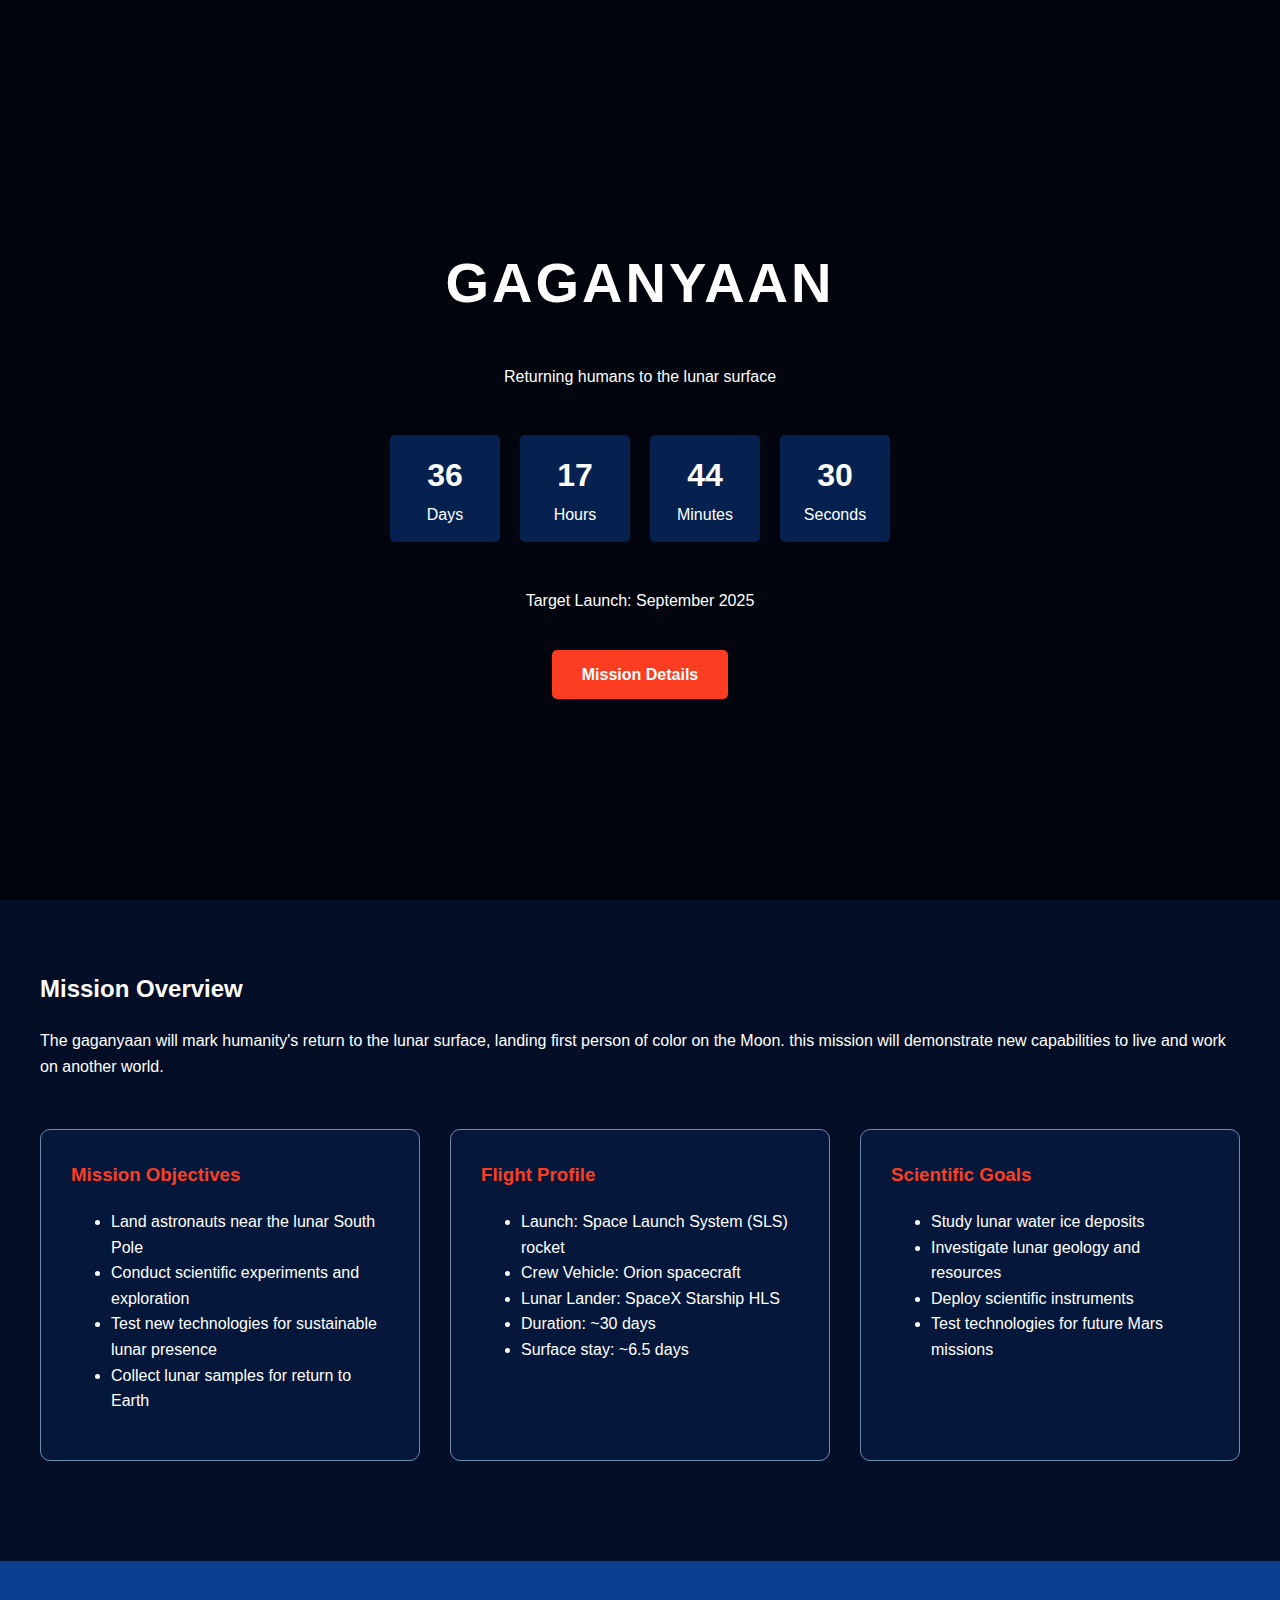
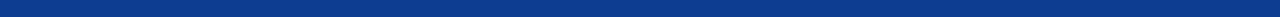
<file: mission.html>
<!DOCTYPE html>
<html lang="en">
<head>
    <meta charset="UTF-8">
    <meta name="viewport" content="width=device-width, initial-scale=1.0">
    <title>gaganyaan</title>
    <style>
        :root {
            --space-blue: #0b3d91;
            --space-dark: #040f27;
            --space-light: #6c8bae;
            --highlight: #fc3d21;
        }
        
        body {
            font-family: 'Arial', sans-serif;
            margin: 0;
            padding: 0;
            color: white;
            background-color: var(--space-dark);
            line-height: 1.6;
        }
        
        header {
            background: linear-gradient(rgba(0,0,0,0.7), rgba(0,0,0,0.7)), 
                        url('https://images.unsplash.com/photo-1454789548928-9efd52dc4031?ixlib=rb-1.2.1&auto=format&fit=crop&w=1350&q=80');
            background-size: cover;
            background-position: center;
            height: 100vh;
            display: flex;
            flex-direction: column;
            justify-content: center;
            align-items: center;
            text-align: center;
            padding: 0 20px;
        }
        
        h1 {
            font-size: 3.5rem;
            margin-bottom: 20px;
            text-transform: uppercase;
            letter-spacing: 3px;
        }
        
        .mission-patch {
            width: 150px;
            margin-bottom: 30px;
        }
        
        .countdown {
            display: flex;
            justify-content: center;
            margin: 30px 0;
        }
        
        .countdown div {
            padding: 15px;
            margin: 0 10px;
            background: rgba(11, 61, 145, 0.5);
            border-radius: 5px;
            min-width: 80px;
        }
        
        .countdown span {
            display: block;
            text-align: center;
        }
        
        .countdown span:first-child {
            font-size: 2rem;
            font-weight: bold;
        }
        
        .btn {
            display: inline-block;
            background: var(--highlight);
            color: white;
            padding: 12px 30px;
            text-decoration: none;
            border-radius: 5px;
            font-weight: bold;
            margin-top: 20px;
            transition: all 0.3s;
        }
        
        .btn:hover {
            background: #d1341e;
            transform: scale(1.05);
        }
        
        .container {
            max-width: 1200px;
            margin: 0 auto;
            padding: 50px 20px;
        }
        
        .mission-details {
            display: grid;
            grid-template-columns: repeat(auto-fit, minmax(300px, 1fr));
            gap: 30px;
            margin-top: 50px;
        }
        
        .detail-card {
            background: rgba(11, 61, 145, 0.2);
            padding: 30px;
            border-radius: 10px;
            border: 1px solid var(--space-light);
        }
        
        .detail-card h3 {
            color: var(--highlight);
            margin-top: 0;
        }
        
        footer {
            text-align: center;
            padding: 20px;
            background-color: var(--space-blue);
            margin-top: 50px;
        }
        
        @media (max-width: 768px) {
            h1 {
                font-size: 2.5rem;
            }
            
            .countdown div {
                min-width: 60px;
                padding: 10px;
                margin: 0 5px;
            }
        }
    </style>
</head>
<body>
    <header>
        
        <h1>gaganyaan</h1>
        <p>Returning humans to the lunar surface</p>
        
        <div class="countdown">
            <div>
                <span id="days">00</span>
                <span>Days</span>
            </div>
            <div>
                <span id="hours">00</span>
                <span>Hours</span>
            </div>
            <div>
                <span id="minutes">00</span>
                <span>Minutes</span>
            </div>
            <div>
                <span id="seconds">00</span>
                <span>Seconds</span>
            </div>
        </div>
        
        <p>Target Launch: September 2025</p>
        <a href="#details" class="btn">Mission Details</a>
    </header>
    
    <div class="container" id="details">
        <h2>Mission Overview</h2>
        <p>The gaganyaan will mark humanity's return to the lunar surface, landing  first person of color on the Moon.  this mission will demonstrate new capabilities to live and work on another world.</p>
        
        <div class="mission-details">
            <div class="detail-card">
                <h3>Mission Objectives</h3>
                <ul>
                    <li>Land astronauts near the lunar South Pole</li>
                    <li>Conduct scientific experiments and exploration</li>
                    <li>Test new technologies for sustainable lunar presence</li>
                    <li>Collect lunar samples for return to Earth</li>
                </ul>
            </div>
            
            <div class="detail-card">
                <h3>Flight Profile</h3>
                <ul>
                    <li>Launch: Space Launch System (SLS) rocket</li>
                    <li>Crew Vehicle: Orion spacecraft</li>
                    <li>Lunar Lander: SpaceX Starship HLS</li>
                    <li>Duration: ~30 days</li>
                    <li>Surface stay: ~6.5 days</li>
                </ul>
            </div>
            
            <div class="detail-card">
                <h3>Scientific Goals</h3>
                <ul>
                    <li>Study lunar water ice deposits</li>
                    <li>Investigate lunar geology and resources</li>
                    <li>Deploy scientific instruments</li>
                    <li>Test technologies for future Mars missions</li>
                </ul>
            </div>
        </div>
    </div>
    
    <footer>
        <p></p>
    </footer>
    
    <script>
        // Countdown timer
        function updateCountdown() {
            const targetDate = new Date("September 1, 2026 00:00:00").getTime();
            const now = new Date().getTime();
            const distance = targetDate - now;
            
            const days = Math.floor(distance / (1000 * 60 * 60 * 24));
            const hours = Math.floor((distance % (1000 * 60 * 60 * 24)) / (1000 * 60 * 60));
            const minutes = Math.floor((distance % (1000 * 60 * 60)) / (1000 * 60));
            const seconds = Math.floor((distance % (1000 * 60)) / 1000);
            
            document.getElementById("days").innerHTML = days.toString().padStart(2, '0');
            document.getElementById("hours").innerHTML = hours.toString().padStart(2, '0');
            document.getElementById("minutes").innerHTML = minutes.toString().padStart(2, '0');
            document.getElementById("seconds").innerHTML = seconds.toString().padStart(2, '0');
        }
        
        updateCountdown();
        setInterval(updateCountdown, 1000);
    </script>
</body>
</html>
</file>
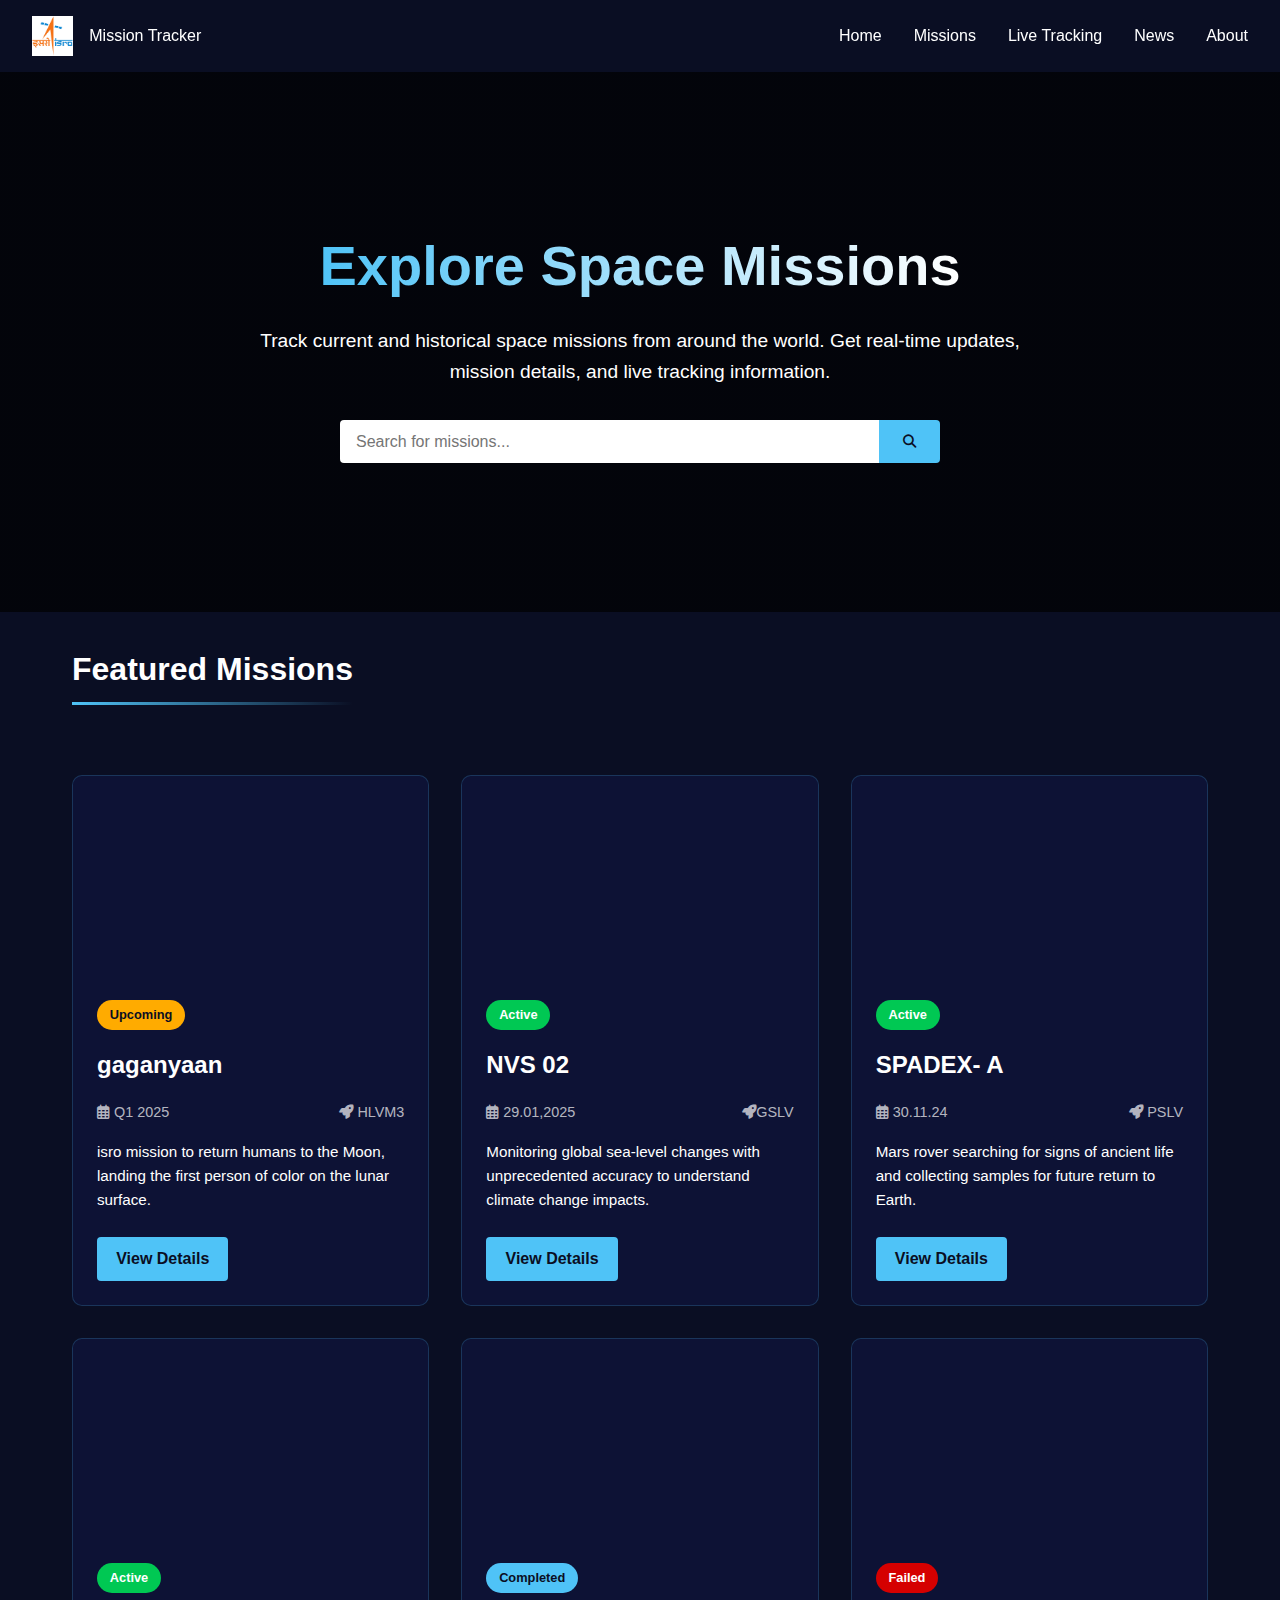
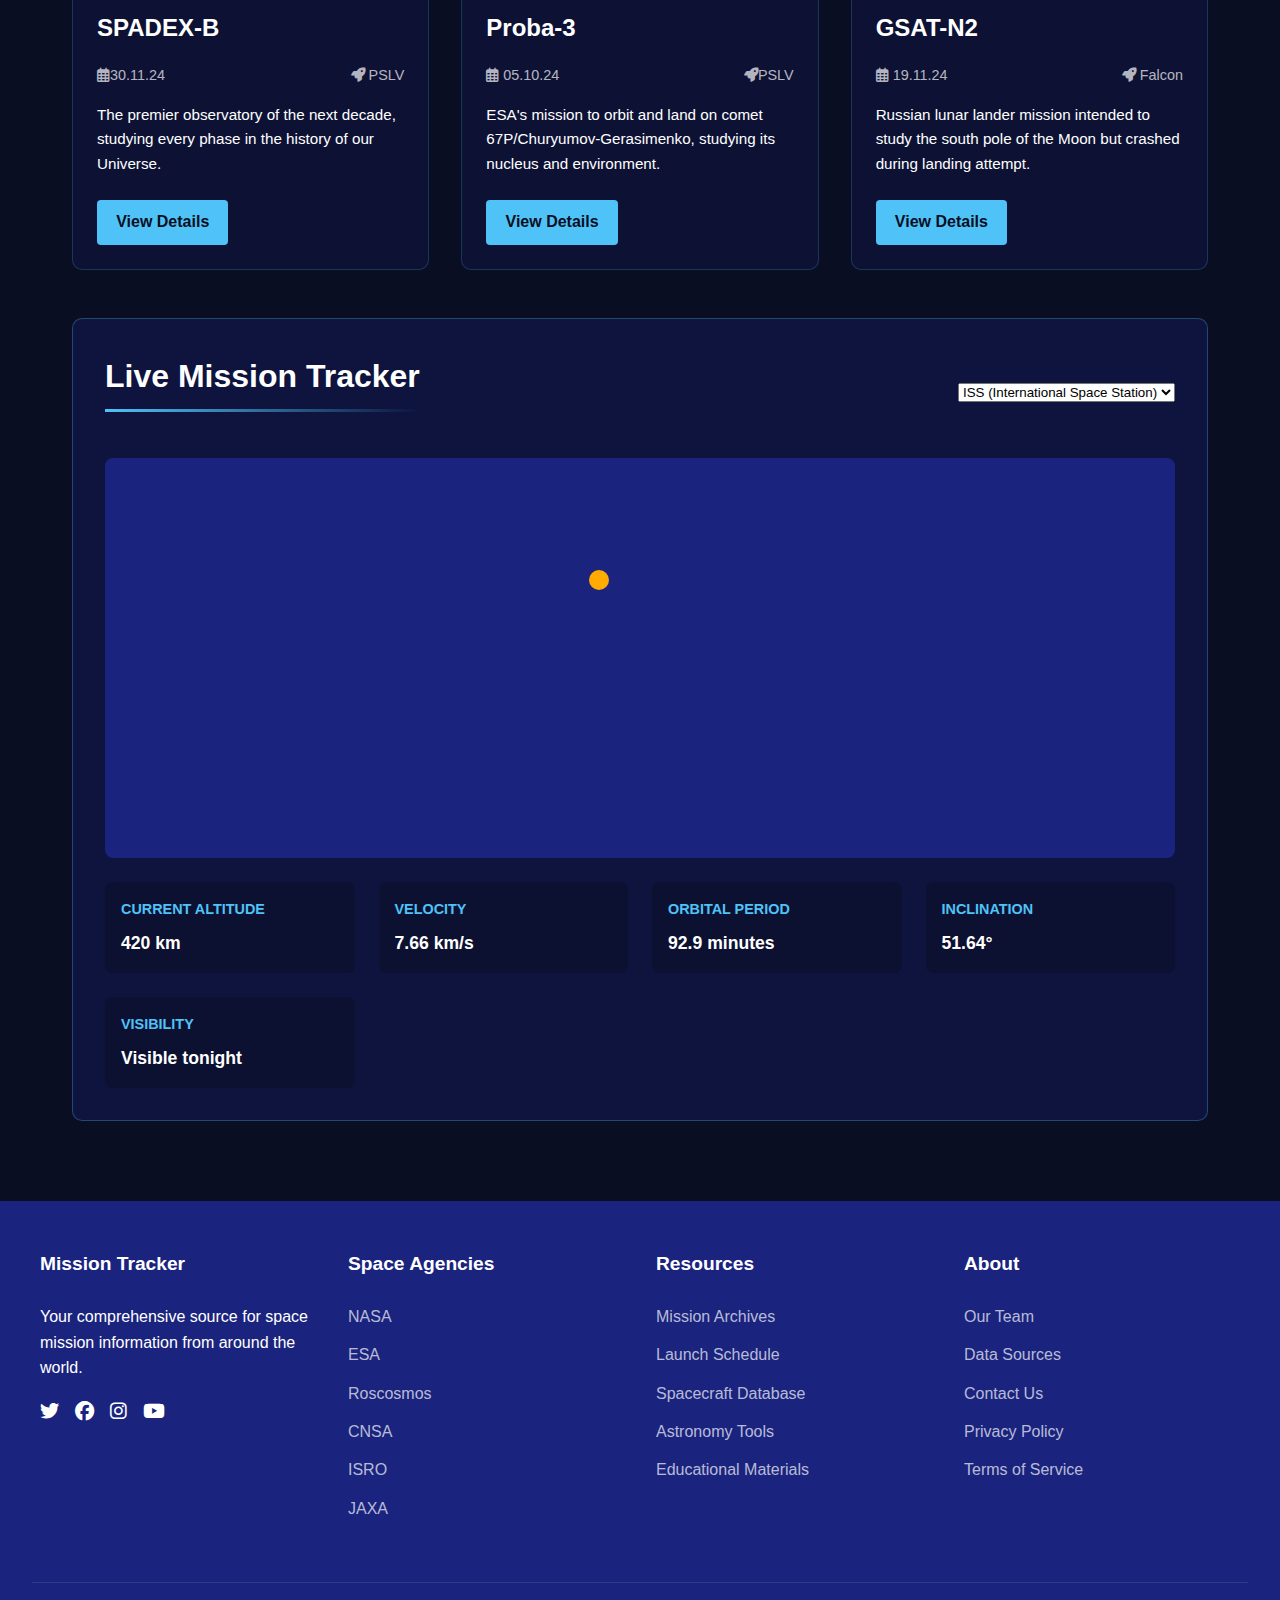
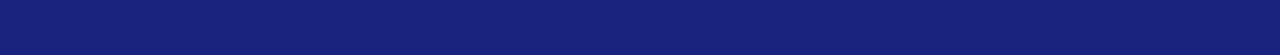
<file: mission2.html>
<!DOCTYPE html>
<html lang="en">
<head>
    <meta charset="UTF-8">
    <meta name="viewport" content="width=device-width, initial-scale=1.0">
    <title>Space Mission Tracker</title>
    <link rel="stylesheet" href="https://cdnjs.cloudflare.com/ajax/libs/font-awesome/6.4.0/css/all.min.css">
    <style>
        :root {
            --space-dark: #0a0e23;
            --space-blue: #1a237e;
            --space-light: #4fc3f7;
            --highlight: #ffab00;
            --success: #00c853;
            --danger: #d50000;
        }
        
        * {
            box-sizing: border-box;
            margin: 0;
            padding: 0;
        }
        
        body {
            font-family: 'Segoe UI', Tahoma, Geneva, Verdana, sans-serif;
            background-color: var(--space-dark);
            color: white;
            line-height: 1.6;
        }
        
        .navbar {
            background-color: rgba(10, 14, 35, 0.9);
            padding: 1rem 2rem;
            display: flex;
            justify-content: space-between;
            align-items: center;
            position: sticky;
            top: 0;
            z-index: 100;
            backdrop-filter: blur(10px);
        }
        
        .logo {
            display: flex;
            align-items: center;
            gap: 1rem;
        }
        
        .logo img {
            height: 40px;
        }
        
        .nav-links {
            display: flex;
            gap: 2rem;
        }
        
        .nav-links a {
            color: white;
            text-decoration: none;
            font-weight: 500;
            transition: color 0.3s;
        }
        
        .nav-links a:hover {
            color: var(--space-light);
        }
        
        .hero {
            background: linear-gradient(rgba(0,0,0,0.7), rgba(0,0,0,0.7)), 
                        url('https://images.unsplash.com/photo-1451187580459-43490279c0fa?ixlib=rb-1.2.1&auto=format&fit=crop&w=1352&q=80');
            background-size: cover;
            background-position: center;
            height: 60vh;
            display: flex;
            flex-direction: column;
            justify-content: center;
            align-items: center;
            text-align: center;
            padding: 0 2rem;
        }
        
        .hero h1 {
            font-size: 3.5rem;
            margin-bottom: 1rem;
            background: linear-gradient(to right, var(--space-light), white);
            -webkit-background-clip: text;
            background-clip: text;
            color: transparent;
        }
        
        .hero p {
            font-size: 1.2rem;
            max-width: 800px;
            margin-bottom: 2rem;
        }
        
        .search-bar {
            display: flex;
            width: 100%;
            max-width: 600px;
        }
        
        .search-bar input {
            flex: 1;
            padding: 0.8rem 1rem;
            border: none;
            border-radius: 4px 0 0 4px;
            font-size: 1rem;
        }
        
        .search-bar button {
            background-color: var(--space-light);
            color: var(--space-dark);
            border: none;
            padding: 0 1.5rem;
            border-radius: 0 4px 4px 0;
            cursor: pointer;
            transition: background-color 0.3s;
        }
        
        .search-bar button:hover {
            background-color: white;
        }
        
        .container {
            max-width: 1200px;
            margin: 0 auto;
            padding: 2rem;
        }
        
        .section-title {
            font-size: 2rem;
            margin-bottom: 2rem;
            position: relative;
            display: inline-block;
        }
        
        .section-title::after {
            content: '';
            position: absolute;
            bottom: -10px;
            left: 0;
            width: 100%;
            height: 3px;
            background: linear-gradient(to right, var(--space-light), transparent);
        }
        
        .mission-grid {
            display: grid;
            grid-template-columns: repeat(auto-fill, minmax(350px, 1fr));
            gap: 2rem;
            margin: 3rem 0;
        }
        
        .mission-card {
            background-color: rgba(26, 35, 126, 0.2);
            border-radius: 10px;
            overflow: hidden;
            transition: transform 0.3s, box-shadow 0.3s;
            border: 1px solid rgba(79, 195, 247, 0.2);
        }
        
        .mission-card:hover {
            transform: translateY(-10px);
            box-shadow: 0 10px 20px rgba(79, 195, 247, 0.2);
        }
        
        .mission-image {
            height: 200px;
            background-size: cover;
            background-position: center;
        }
        
        .mission-content {
            padding: 1.5rem;
        }
        
        .mission-status {
            display: inline-block;
            padding: 0.3rem 0.8rem;
            border-radius: 20px;
            font-size: 0.8rem;
            font-weight: bold;
            margin-bottom: 1rem;
        }
        
        .status-upcoming {
            background-color: var(--highlight);
            color: var(--space-dark);
        }
        
        .status-active {
            background-color: var(--success);
            color: white;
        }
        
        .status-completed {
            background-color: var(--space-light);
            color: var(--space-dark);
        }
        
        .status-failed {
            background-color: var(--danger);
            color: white;
        }
        
        .mission-content h3 {
            font-size: 1.5rem;
            margin-bottom: 0.5rem;
        }
        
        .mission-meta {
            display: flex;
            justify-content: space-between;
            margin: 1rem 0;
            font-size: 0.9rem;
            color: rgba(255, 255, 255, 0.7);
        }
        
        .mission-description {
            margin-bottom: 1.5rem;
            font-size: 0.95rem;
        }
        
        .mission-button {
            display: inline-block;
            padding: 0.6rem 1.2rem;
            background-color: var(--space-light);
            color: var(--space-dark);
            text-decoration: none;
            border-radius: 4px;
            font-weight: bold;
            transition: background-color 0.3s;
        }
        
        .mission-button:hover {
            background-color: white;
        }
        
        .live-tracker {
            background-color: rgba(26, 35, 126, 0.3);
            border-radius: 10px;
            padding: 2rem;
            margin: 3rem 0;
            border: 1px solid rgba(79, 195, 247, 0.3);
        }
        
        .tracker-header {
            display: flex;
            justify-content: space-between;
            align-items: center;
            margin-bottom: 1.5rem;
        }
        
        .tracker-map {
            height: 400px;
            background-color: var(--space-blue);
            border-radius: 8px;
            position: relative;
            overflow: hidden;
            background-image: url('https://upload.wikimedia.org/wikipedia/commons/8/80/World_map_-_low_resolution.svg');
            background-size: cover;
            background-position: center;
        }
        
        .satellite-marker {
            position: absolute;
            width: 20px;
            height: 20px;
            background-color: var(--highlight);
            border-radius: 50%;
            transform: translate(-50%, -50%);
            animation: pulse 2s infinite;
        }
        
        @keyframes pulse {
            0% {
                box-shadow: 0 0 0 0 rgba(255, 171, 0, 0.7);
            }
            70% {
                box-shadow: 0 0 0 10px rgba(255, 171, 0, 0);
            }
            100% {
                box-shadow: 0 0 0 0 rgba(255, 171, 0, 0);
            }
        }
        
        .tracker-info {
            display: grid;
            grid-template-columns: repeat(auto-fill, minmax(200px, 1fr));
            gap: 1.5rem;
            margin-top: 1.5rem;
        }
        
        .info-card {
            background-color: rgba(10, 14, 35, 0.5);
            padding: 1rem;
            border-radius: 8px;
        }
        
        .info-card h4 {
            color: var(--space-light);
            margin-bottom: 0.5rem;
            font-size: 0.9rem;
        }
        
        .info-card p {
            font-size: 1.1rem;
            font-weight: bold;
        }
        
        footer {
            background-color: var(--space-blue);
            padding: 3rem 2rem;
            text-align: center;
        }
        
        .footer-content {
            max-width: 1200px;
            margin: 0 auto;
            display: grid;
            grid-template-columns: repeat(auto-fit, minmax(250px, 1fr));
            gap: 2rem;
            text-align: left;
        }
        
        .footer-column h3 {
            margin-bottom: 1.5rem;
            font-size: 1.2rem;
        }
        
        .footer-column ul {
            list-style: none;
        }
        
        .footer-column ul li {
            margin-bottom: 0.8rem;
        }
        
        .footer-column ul li a {
            color: rgba(255, 255, 255, 0.7);
            text-decoration: none;
            transition: color 0.3s;
        }
        
        .footer-column ul li a:hover {
            color: white;
        }
        
        .social-links {
            display: flex;
            gap: 1rem;
            margin-top: 1rem;
        }
        
        .social-links a {
            color: white;
            font-size: 1.2rem;
            transition: color 0.3s;
        }
        
        .social-links a:hover {
            color: var(--space-light);
        }
        
        .copyright {
            margin-top: 3rem;
            padding-top: 1.5rem;
            border-top: 1px solid rgba(255, 255, 255, 0.1);
            color: rgba(255, 255, 255, 0.7);
            font-size: 0.9rem;
        }
        
        @media (max-width: 768px) {
            .navbar {
                flex-direction: column;
                padding: 1rem;
            }
            
            .nav-links {
                margin-top: 1rem;
                gap: 1rem;
            }
            
            .hero h1 {
                font-size: 2.5rem;
            }
            
            .mission-grid {
                grid-template-columns: 1fr;
            }
        }
    </style>
</head>
<body>
    <nav class="navbar">
        <div class="logo">
            <img src="image/isro logo.png" alt="Space Agency Logo">
            <span>Mission Tracker</span>
        </div>
        <div class="nav-links">
            <a href="#">Home</a>
            <a href="#">Missions</a>
            <a href="#">Live Tracking</a>
            <a href="#">News</a>
            <a href="#">About</a>
        </div>
    </nav>
    
    <section class="hero">
        <h1>Explore Space Missions</h1>
        <p>Track current and historical space missions from around the world. Get real-time updates, mission details, and live tracking information.</p>
        <div class="search-bar">
            <input type="text" placeholder="Search for missions...">
            <button><i class="fas fa-search"></i></button>
        </div>
    </section>
    
    <div class="container">
        <h2 class="section-title">Featured Missions</h2>
        
        <div class="mission-grid">
            <div class="mission-card">
                <div class="mission-image" style="background-image: url('https://www.nasa.gov/wp-content/uploads/2023/04/artemis_iii_patch-scaled.jpg');"></div>
                <div class="mission-content">
                    <span class="mission-status status-upcoming">Upcoming</span>
                    <h3>gaganyaan</h3>
                    <div class="mission-meta">
                        <span><i class="far fa-calendar-alt"></i> Q1 2025 </span>
                        <span><i class="fas fa-rocket"></i> HLVM3</span>
                    </div>
                    <p class="mission-description">isro mission to return humans to the Moon, landing the first person of color on the lunar surface.</p>
                    <a href="#" class="mission-button">View Details</a>
                </div>
            </div>
            
            <div class="mission-card">
                <div class="mission-image" style="background-image: url('https://www.esa.int/var/esa/storage/images/esa_multimedia/images/2020/11/sentinel-6_michael_freilich_satellite/22347134-1-eng-GB/Sentinel-6_Michael_Freilich_satellite.jpg');"></div>
                <div class="mission-content">
                    <span class="mission-status status-active">Active</span>
                    <h3>NVS 02</h3>
                    <div class="mission-meta">
                        <span><i class="far fa-calendar-alt"></i> 29.01,2025</span>
                        <span><i class="fas fa-rocket"></i>GSLV</span>
                    </div>
                    <p class="mission-description">Monitoring global sea-level changes with unprecedented accuracy to understand climate change impacts.</p>
                    <a href="#" class="mission-button">View Details</a>
                </div>
            </div>
            
            <div class="mission-card">
                <div class="mission-image" style="background-image: url('https://mars.nasa.gov/system/resources/detail_files/26645_PIA25239-web.jpg');"></div>
                <div class="mission-content">
                    <span class="mission-status status-active">Active</span>
                    <h3>SPADEX- A</h3>
                    <div class="mission-meta">
                        <span><i class="far fa-calendar-alt"></i> 30.11.24</span>
                        <span><i class="fas fa-rocket"></i> PSLV</span>
                    </div>
                    <p class="mission-description">Mars rover searching for signs of ancient life and collecting samples for future return to Earth.</p>
                    <a href="#" class="mission-button">View Details</a>
                </div>
            </div>
            
            <div class="mission-card">
                <div class="mission-image" style="background-image: url('https://www.jpl.nasa.gov/images/pia23378-james-webb-space-telescope-full-mirror-deployment-a-major-milestone');"></div>
                <div class="mission-content">
                    <span class="mission-status status-active">Active</span>
                    <h3> SPADEX-B</h3>
                    <div class="mission-meta">
                        <span><i class="far fa-calendar-alt"></i>30.11.24</span>
                        <span><i class="fas fa-rocket"></i> PSLV</span>
                    </div>
                    <p class="mission-description">The premier observatory of the next decade, studying every phase in the history of our Universe.</p>
                    <a href="#" class="mission-button">View Details</a>
                </div>
            </div>
            
            <div class="mission-card">
                <div class="mission-image" style="background-image: url('https://www.esa.int/var/esa/storage/images/esa_multimedia/images/2014/03/rosetta/14291711-1-eng-GB/Rosetta_pillars.jpg');"></div>
                <div class="mission-content">
                    <span class="mission-status status-completed">Completed</span>
                    <h3>Proba-3</h3>
                    <div class="mission-meta">
                        <span><i class="far fa-calendar-alt"></i> 05.10.24</span>
                        <span><i class="fas fa-rocket"></i>PSLV</span>
                    </div>
                    <p class="mission-description">ESA's mission to orbit and land on comet 67P/Churyumov-Gerasimenko, studying its nucleus and environment.</p>
                    <a href="#" class="mission-button">View Details</a>
                </div>
            </div>
            
            <div class="mission-card">
                <div class="mission-image" style="background-image: url('https://www.nasa.gov/wp-content/uploads/2023/07/ksc-20230714-ph-shs01_0005_orig.jpg?resize=2000,1333');"></div>
                <div class="mission-content">
                    <span class="mission-status status-failed">Failed</span>
                    <h3>GSAT-N2</h3>
                    <div class="mission-meta">
                        <span><i class="far fa-calendar-alt"></i> 19.11.24</span>
                        <span><i class="fas fa-rocket"></i> Falcon</span>
                    </div>
                    <p class="mission-description">Russian lunar lander mission intended to study the south pole of the Moon but crashed during landing attempt.</p>
                    <a href="#" class="mission-button">View Details</a>
                </div>
            </div>
        </div>
        
        <div class="live-tracker">
            <div class="tracker-header">
                <h2 class="section-title">Live Mission Tracker</h2>
                <select>
                    <option>ISS (International Space Station)</option>
                    <option>nav-2</option>
                    <option>SPADEX-a</option>
                    <option>SPADEX-B</option>
                </select>
            </div>
            
            <div class="tracker-map" id="trackerMap">
                <div class="satellite-marker" style="top: 30%; left: 45%;"></div>
            </div>
            
            <div class="tracker-info">
                <div class="info-card">
                    <h4>CURRENT ALTITUDE</h4>
                    <p>420 km</p>
                </div>
                <div class="info-card">
                    <h4>VELOCITY</h4>
                    <p>7.66 km/s</p>
                </div>
                <div class="info-card">
                    <h4>ORBITAL PERIOD</h4>
                    <p>92.9 minutes</p>
                </div>
                <div class="info-card">
                    <h4>INCLINATION</h4>
                    <p>51.64°</p>
                </div>
                <div class="info-card">
                    <h4>VISIBILITY</h4>
                    <p>Visible tonight</p>
                </div>
            </div>
        </div>
    </div>
    
    <footer>
        <div class="footer-content">
            <div class="footer-column">
                <h3>Mission Tracker</h3>
                <p>Your comprehensive source for space mission information from around the world.</p>
                <div class="social-links">
                    <a href="#"><i class="fab fa-twitter"></i></a>
                    <a href="#"><i class="fab fa-facebook"></i></a>
                    <a href="#"><i class="fab fa-instagram"></i></a>
                    <a href="#"><i class="fab fa-youtube"></i></a>
                </div>
            </div>
            <div class="footer-column">
                <h3>Space Agencies</h3>
                <ul>
                    <li><a href="#">NASA</a></li>
                    <li><a href="#">ESA</a></li>
                    <li><a href="#">Roscosmos</a></li>
                    <li><a href="#">CNSA</a></li>
                    <li><a href="#">ISRO</a></li>
                    <li><a href="#">JAXA</a></li>
                </ul>
            </div>
            <div class="footer-column">
                <h3>Resources</h3>
                <ul>
                    <li><a href="#">Mission Archives</a></li>
                    <li><a href="#">Launch Schedule</a></li>
                    <li><a href="#">Spacecraft Database</a></li>
                    <li><a href="#">Astronomy Tools</a></li>
                    <li><a href="#">Educational Materials</a></li>
                </ul>
            </div>
            <div class="footer-column">
                <h3>About</h3>
                <ul>
                    <li><a href="#">Our Team</a></li>
                    <li><a href="#">Data Sources</a></li>
                    <li><a href="#">Contact Us</a></li>
                    <li><a href="#">Privacy Policy</a></li>
                    <li><a href="#">Terms of Service</a></li>
                </ul>
            </div>
        </div>
        <div class="copyright">
            
        </div>
    </footer>
    
    <script>
        // Simple animation for the satellite marker
        function moveSatellite() {
            const marker = document.querySelector('.satellite-marker');
            let x = 45;
            let y = 30;
            let xDirection = 1;
            let yDirection = 1;
            
            setInterval(() => {
                x += 0.2 * xDirection;
                y += 0.1 * yDirection;
                
                if (x > 80 || x < 10) xDirection *= -1;
                if (y > 70 || y < 10) yDirection *= -1;
                
                marker.style.left = `${x}%`;
                marker.style.top = `${y}%`;
            }, 100);
        }
        
        // Initialize the animation when the page loads
        window.addEventListener('load', moveSatellite);
        
        // Search functionality
        document.querySelector('.search-bar button').addEventListener('click', () => {
            const searchTerm = document.querySelector('.search-bar input').value.toLowerCase();
            const missionCards = document.querySelectorAll('.mission-card');
            
            missionCards.forEach(card => {
                const title = card.querySelector('h3').textContent.toLowerCase();
                const description = card.querySelector('.mission-description').textContent.toLowerCase();
                
                if (title.includes(searchTerm) || description.includes(searchTerm)) {
                    card.style.display = 'block';
                } else {
                    card.style.display = 'none';
                }
            });
        });
        
        // Allow search on Enter key
        document.querySelector('.search-bar input').addEventListener('keypress', (e) => {
            if (e.key === 'Enter') {
                document.querySelector('.search-bar button').click();
            }
        });
    </script>
</body>
</html>
</file>
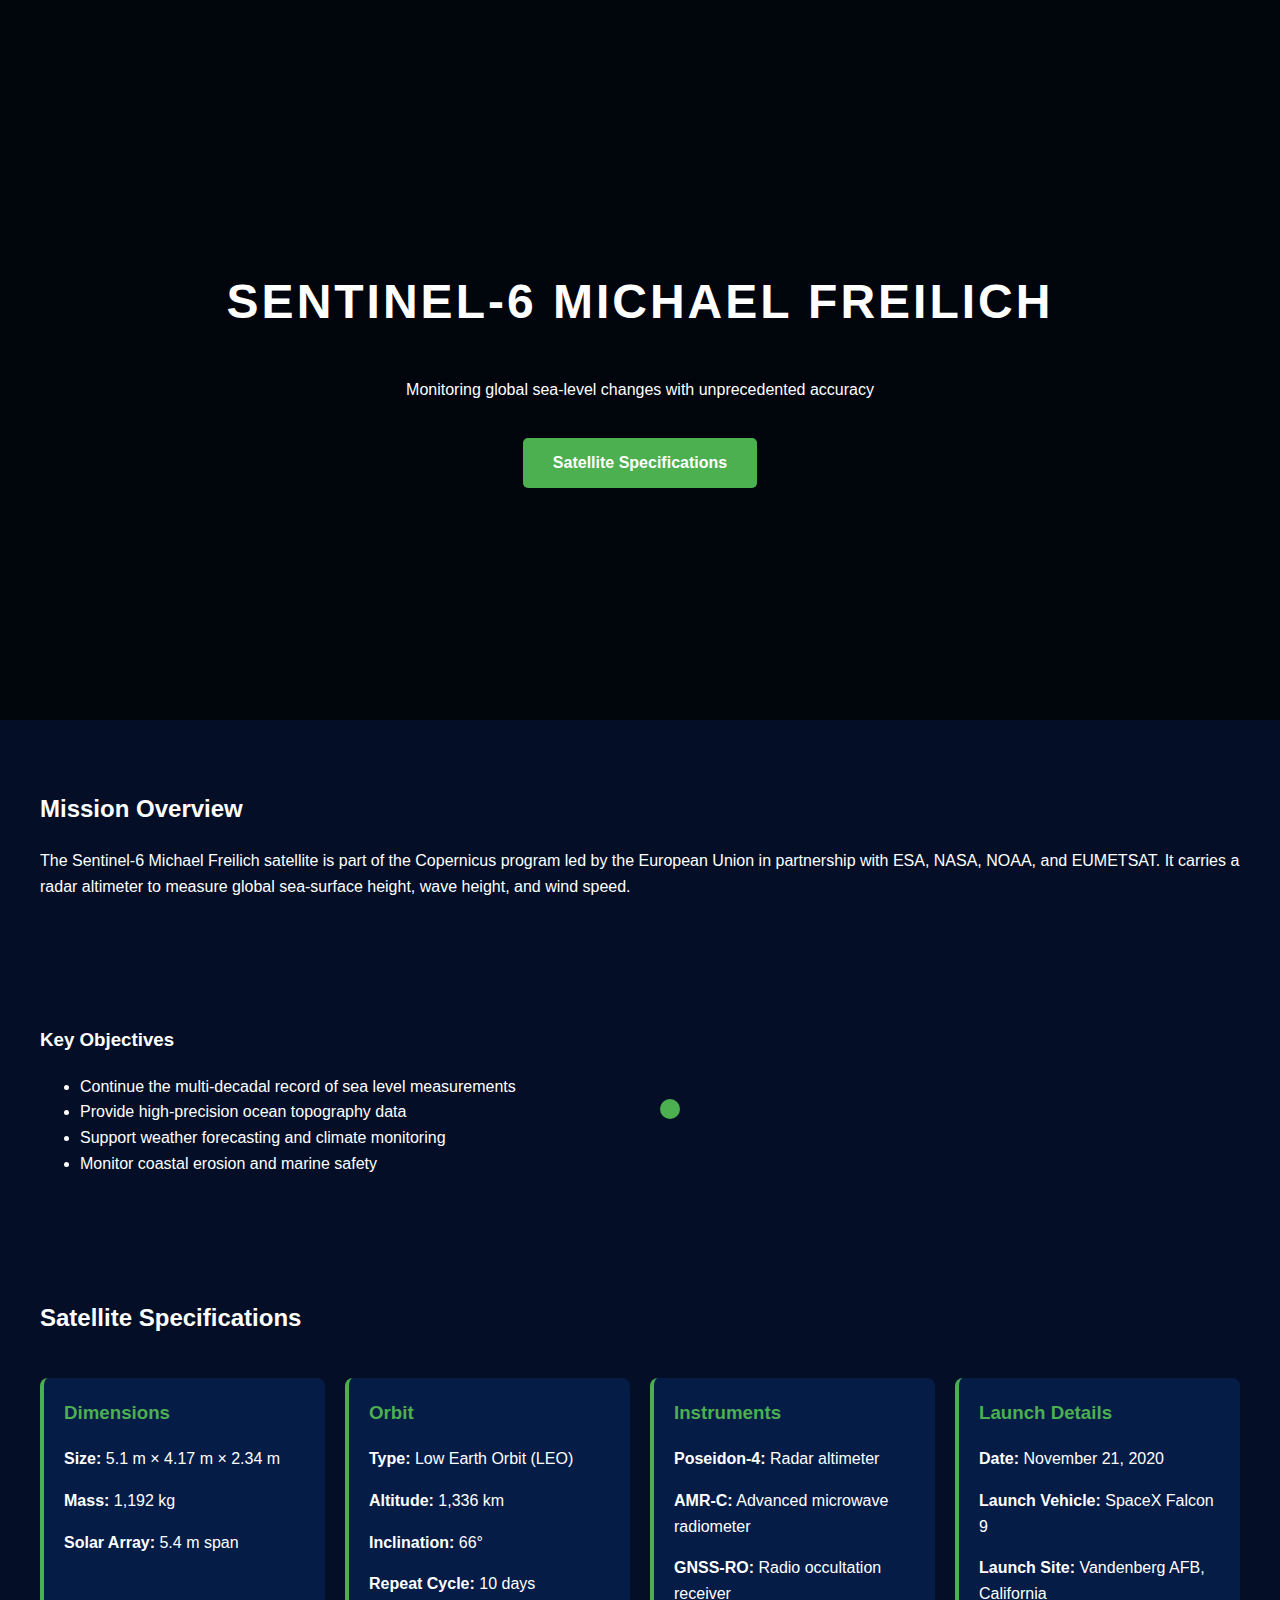
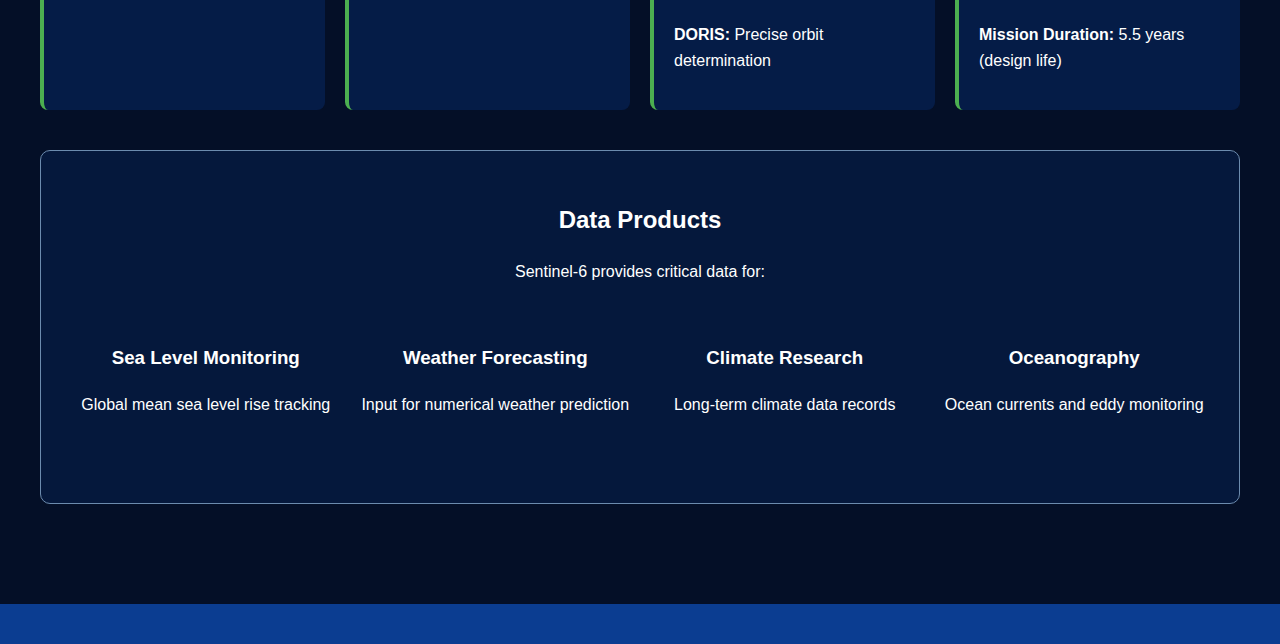
<file: setellites.html>
<!DOCTYPE html>
<html lang="en">
<head>
    <meta charset="UTF-8">
    <meta name="viewport" content="width=device-width, initial-scale=1.0">
    <title>Sentinel-6 Michael Freilich Satellite</title>
    <style>
        :root {
            --space-blue: #0b3d91;
            --space-dark: #040f27;
            --space-light: #6c8bae;
            --highlight: #4CAF50;
        }
        
        body {
            font-family: 'Arial', sans-serif;
            margin: 0;
            padding: 0;
            color: white;
            background-color: var(--space-dark);
            line-height: 1.6;
        }
        
        header {
            background: linear-gradient(rgba(0,0,0,0.7), rgba(0,0,0,0.7)), 
                        url('https://images.unsplash.com/photo-1462331940025-496dfbfc7564?ixlib=rb-1.2.1&auto=format&fit=crop&w=1350&q=80');
            background-size: cover;
            background-position: center;
            height: 80vh;
            display: flex;
            flex-direction: column;
            justify-content: center;
            align-items: center;
            text-align: center;
            padding: 0 20px;
        }
        
        h1 {
            font-size: 3rem;
            margin-bottom: 20px;
            text-transform: uppercase;
            letter-spacing: 3px;
        }
        
        .satellite-image {
            width: 200px;
            margin-bottom: 30px;
        }
        
        .specs-grid {
            display: grid;
            grid-template-columns: repeat(auto-fit, minmax(250px, 1fr));
            gap: 20px;
            margin: 40px 0;
        }
        
        .spec-card {
            background: rgba(11, 61, 145, 0.3);
            padding: 20px;
            border-radius: 8px;
            border-left: 4px solid var(--highlight);
        }
        
        .spec-card h3 {
            color: var(--highlight);
            margin-top: 0;
        }
        
        .btn {
            display: inline-block;
            background: var(--highlight);
            color: white;
            padding: 12px 30px;
            text-decoration: none;
            border-radius: 5px;
            font-weight: bold;
            margin-top: 20px;
            transition: all 0.3s;
        }
        
        .btn:hover {
            background: #3e8e41;
            transform: scale(1.05);
        }
        
        .container {
            max-width: 1200px;
            margin: 0 auto;
            padding: 50px 20px;
        }
        
        .mission-section {
            display: grid;
            grid-template-columns: 1fr 1fr;
            gap: 40px;
            align-items: center;
            margin: 50px 0;
        }
        
        .data-visualization {
            background: rgba(11, 61, 145, 0.2);
            padding: 30px;
            border-radius: 10px;
            border: 1px solid var(--space-light);
            text-align: center;
        }
        
        .orbit-animation {
            width: 100%;
            height: 300px;
            background: url('https://upload.wikimedia.org/wikipedia/commons/e/eb/Sentinel-6_artist_impression.jpg');
            background-size: cover;
            background-position: center;
            border-radius: 8px;
            position: relative;
            overflow: hidden;
        }
        
        .satellite-icon {
            position: absolute;
            width: 20px;
            height: 20px;
            background: var(--highlight);
            border-radius: 50%;
            top: 50%;
            left: 0;
            animation: orbit 10s linear infinite;
        }
        
        @keyframes orbit {
            0% {
                transform: rotate(0deg) translateX(150px) rotate(0deg);
            }
            100% {
                transform: rotate(360deg) translateX(150px) rotate(-360deg);
            }
        }
        
        footer {
            text-align: center;
            padding: 20px;
            background-color: var(--space-blue);
            margin-top: 50px;
        }
        
        @media (max-width: 768px) {
            h1 {
                font-size: 2rem;
            }
            
            .mission-section {
                grid-template-columns: 1fr;
            }
            
            header {
                height: 70vh;
            }
        }
    </style>
</head>
<body>
    <header>
        
        <h1>Sentinel-6 Michael Freilich</h1>
        <p>Monitoring global sea-level changes with unprecedented accuracy</p>
        <a href="#specs" class="btn">Satellite Specifications</a>
    </header>
    
    <div class="container">
        <section id="overview">
            <h2>Mission Overview</h2>
            <p>The Sentinel-6 Michael Freilich satellite is part of the Copernicus program led by the European Union in partnership with ESA, NASA, NOAA, and EUMETSAT. It carries a radar altimeter to measure global sea-surface height, wave height, and wind speed.</p>
            
            <div class="mission-section">
                <div>
                    <h3>Key Objectives</h3>
                    <ul>
                        <li>Continue the multi-decadal record of sea level measurements</li>
                        <li>Provide high-precision ocean topography data</li>
                        <li>Support weather forecasting and climate monitoring</li>
                        <li>Monitor coastal erosion and marine safety</li>
                    </ul>
                </div>
                <div class="orbit-animation">
                    <div class="satellite-icon"></div>
                </div>
            </div>
        </section>
        
        <section id="specs">
            <h2>Satellite Specifications</h2>
            <div class="specs-grid">
                <div class="spec-card">
                    <h3>Dimensions</h3>
                    <p><strong>Size:</strong> 5.1 m × 4.17 m × 2.34 m</p>
                    <p><strong>Mass:</strong> 1,192 kg</p>
                    <p><strong>Solar Array:</strong> 5.4 m span</p>
                </div>
                
                <div class="spec-card">
                    <h3>Orbit</h3>
                    <p><strong>Type:</strong> Low Earth Orbit (LEO)</p>
                    <p><strong>Altitude:</strong> 1,336 km</p>
                    <p><strong>Inclination:</strong> 66°</p>
                    <p><strong>Repeat Cycle:</strong> 10 days</p>
                </div>
                
                <div class="spec-card">
                    <h3>Instruments</h3>
                    <p><strong>Poseidon-4:</strong> Radar altimeter</p>
                    <p><strong>AMR-C:</strong> Advanced microwave radiometer</p>
                    <p><strong>GNSS-RO:</strong> Radio occultation receiver</p>
                    <p><strong>DORIS:</strong> Precise orbit determination</p>
                </div>
                
                <div class="spec-card">
                    <h3>Launch Details</h3>
                    <p><strong>Date:</strong> November 21, 2020</p>
                    <p><strong>Launch Vehicle:</strong> SpaceX Falcon 9</p>
                    <p><strong>Launch Site:</strong> Vandenberg AFB, California</p>
                    <p><strong>Mission Duration:</strong> 5.5 years (design life)</p>
                </div>
            </div>
        </section>
        
        <section class="data-visualization">
            <h2>Data Products</h2>
            <p>Sentinel-6 provides critical data for:</p>
            <div class="specs-grid">
                <div>
                    <h3>Sea Level Monitoring</h3>
                    <p>Global mean sea level rise tracking</p>
                </div>
                <div>
                    <h3>Weather Forecasting</h3>
                    <p>Input for numerical weather prediction</p>
                </div>
                <div>
                    <h3>Climate Research</h3>
                    <p>Long-term climate data records</p>
                </div>
                <div>
                    <h3>Oceanography</h3>
                    <p>Ocean currents and eddy monitoring</p>
                </div>
            </div>
        </section>
    </div>
    
    <footer>
        
    </footer>
</body>
</html>
</file>
